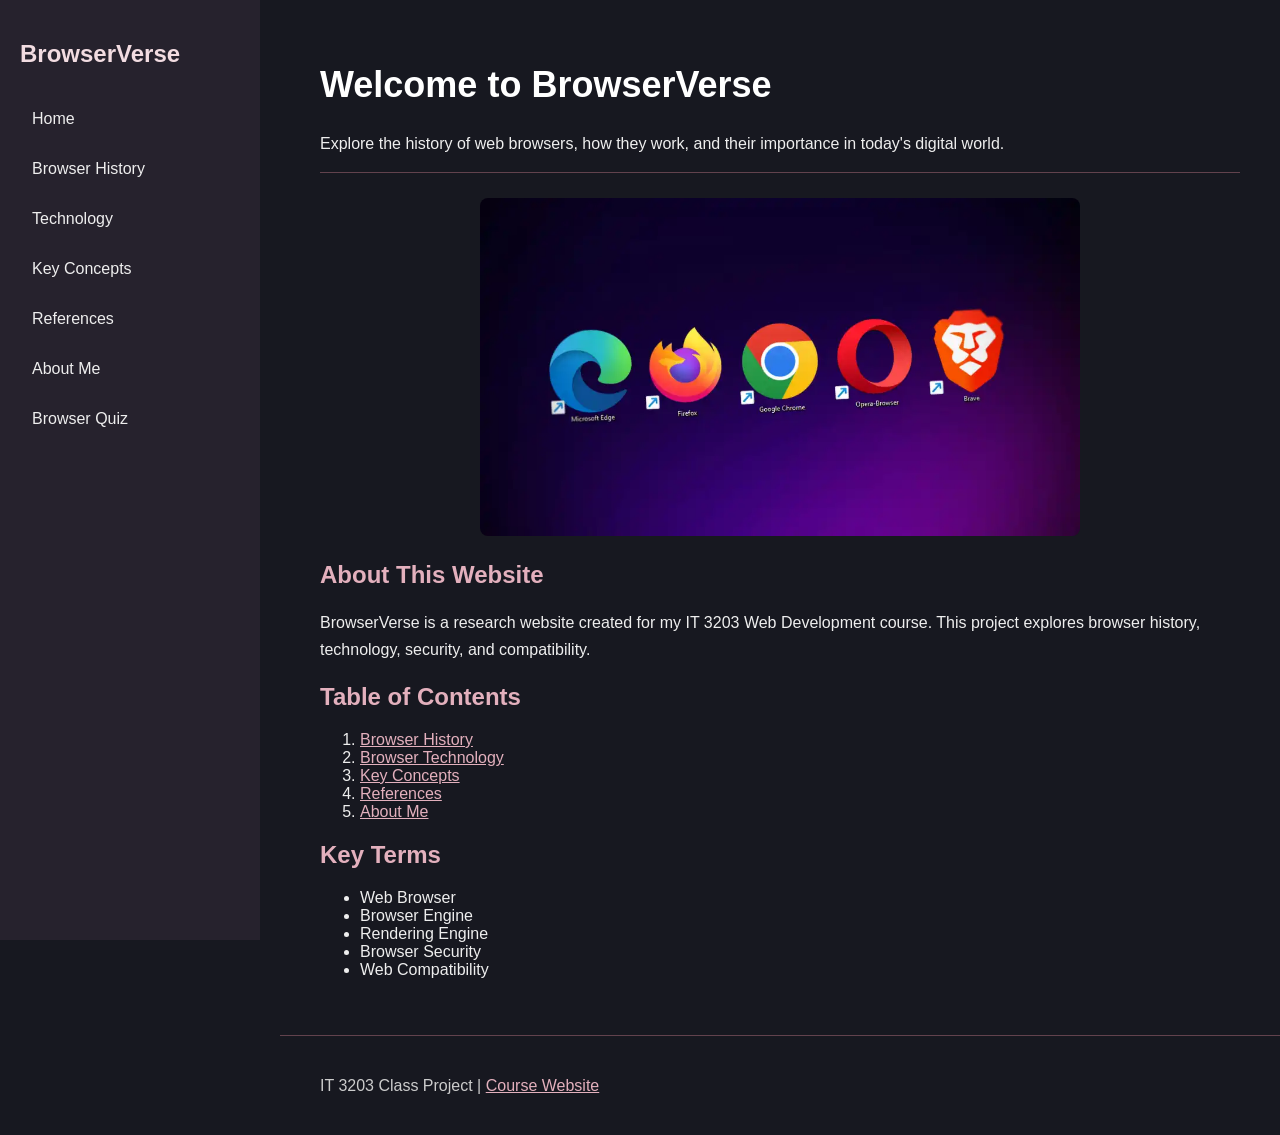
<file: index.html>
<!DOCTYPE html>
<html lang="en">

<head>
    <meta charset="UTF-8">
    <meta name="viewport" content="width=device-width, initial-scale=1.0">
    <title>BrowserVerse | Home</title>
    <link rel="stylesheet" href="style.css">
</head>

<body>

    <!-- Website sidebar -->
    <nav class="sidebar">
        <h2>BrowserVerse</h2>

        <a href="index.html">Home</a>
        <a href="history.html">Browser History</a>
        <a href="technology.html">Technology</a>
        <a href="concepts.html">Key Concepts</a>
        <a href="references.html">References</a>
        <a href="about.html">About Me</a>
        <a href="quiz.html">Browser Quiz</a>
    </nav>

    <!-- Main website content -->
    <main class="content">

        <h1>Welcome to BrowserVerse</h1>

        <p id="intro">
            Explore the history of web browsers, how they work,
            and their importance in today's digital world.
        </p>

<!-- Homepage browser image -->
<img src="images/browershomepageimagepng.webp" alt="Web browser logos" class="homepage-image">

        <h2>About This Website</h2>

        <p>
            BrowserVerse is a research website created for my
            IT 3203 Web Development course. This project explores
            browser history, technology, security, and compatibility.
        </p>

<!-- Website table of contents -->
<section>
    <h2>Table of Contents</h2>

    <ol>
        <li><a href="history.html">Browser History</a></li>
        <li><a href="technology.html">Browser Technology</a></li>
        <li><a href="concepts.html">Key Concepts</a></li>
        <li><a href="references.html">References</a></li>
        <li><a href="about.html">About Me</a></li>
    </ol>
</section>

<!-- Important browser terms -->
<section>
    <h2>Key Terms</h2>

    <ul>
        <li>Web Browser</li>
        <li>Browser Engine</li>
        <li>Rendering Engine</li>
        <li>Browser Security</li>
        <li>Web Compatibility</li>
    </ul>
</section>

    </main>

    <!-- Class project information -->
    <footer>
        <p>
            IT 3203 Class Project |
            <a href="https://ksuweb.github.io/IT3203/">
                Course Website
            </a>
        </p>
    </footer>

</body>
</html>
</file>
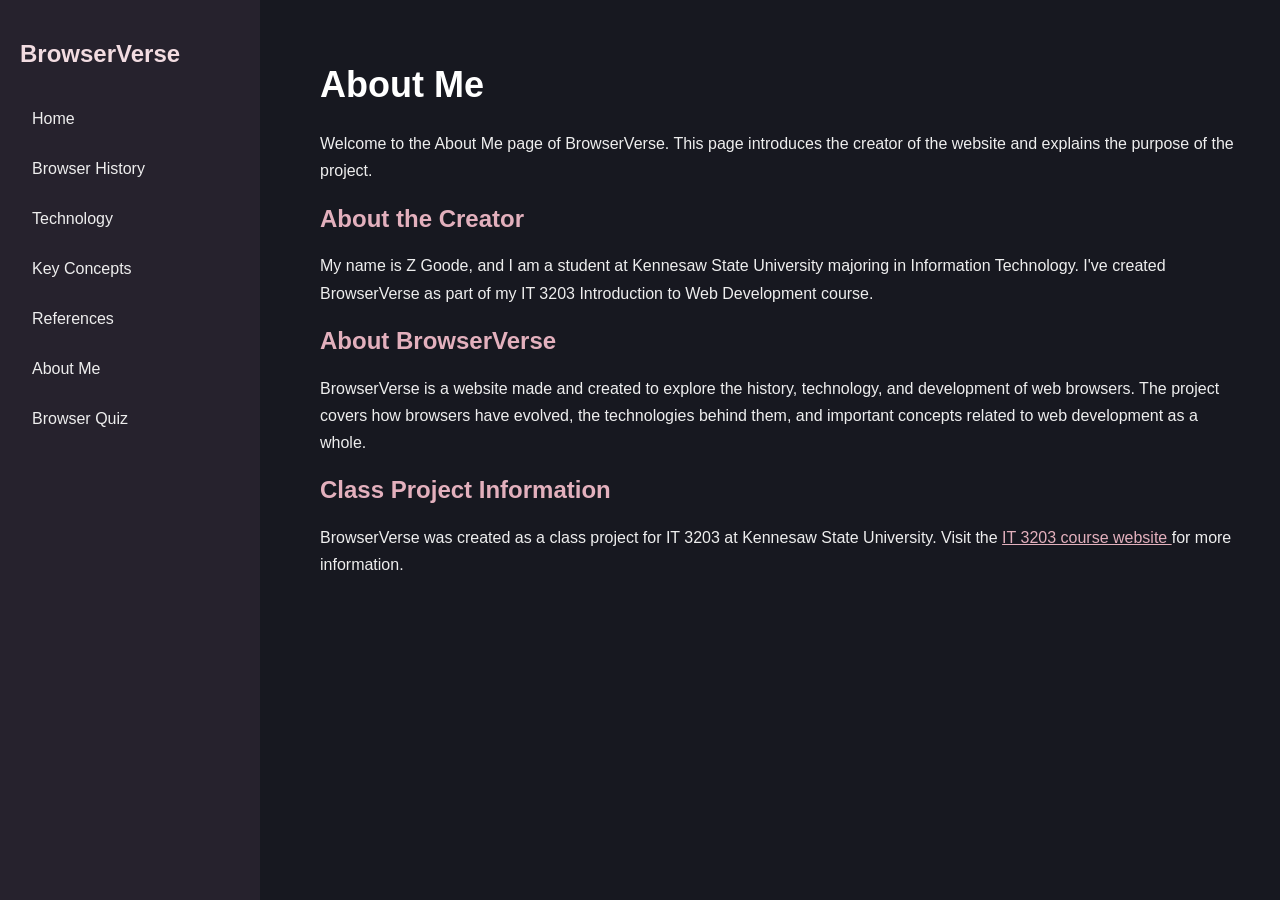
<file: about.html>
<!DOCTYPE html>
<html lang="en">
<head>
    <meta charset="UTF-8">
    <meta name="viewport" content="width=device-width, initial-scale=1.0">
    <title>About Me | BrowserVerse</title>
    <link rel="stylesheet" href="style.css">
</head>

<body>

<!-- Sidebar navigation -->
<nav class="sidebar">
    <h2>BrowserVerse</h2>

    <a href="index.html">Home</a>
    <a href="history.html">Browser History</a>
    <a href="technology.html">Technology</a>
    <a href="concepts.html">Key Concepts</a>
    <a href="references.html">References</a>
    <a href="about.html">About Me</a>
    <a href="quiz.html">Browser Quiz</a>
</nav>

<!-- Main content -->
<main class="content">
    <h1>About Me</h1>

    <p>
        Welcome to the About Me page of BrowserVerse.
        This page introduces the creator of the website
        and explains the purpose of the project.
    </p>

<!-- Personal introduction -->
<section>
    <h2>About the Creator</h2>

    <p>
        My name is Z Goode, and I am a student at
        Kennesaw State University majoring in Information Technology.
        I've created BrowserVerse as part of my
        IT 3203 Introduction to Web Development course.
    </p>
</section>

<!-- Project information -->
<section>
    <h2>About BrowserVerse</h2>

    <p>
        BrowserVerse is a website made and created to explore the
        history, technology, and development of web browsers.
        The project covers how browsers have evolved,
        the technologies behind them, and important
        concepts related to web development as a whole.
    </p>
</section>

<!-- Class project information -->
<section>
    <h2>Class Project Information</h2>

    <p>
        BrowserVerse was created as a class project for
        IT 3203 at Kennesaw State University.
        Visit the
        <a href="https://ksuweb.github.io/IT3203/">
            IT 3203 course website
        </a>
        for more information.
    </p>
</section>

</main>

</body>
</html>
</file>
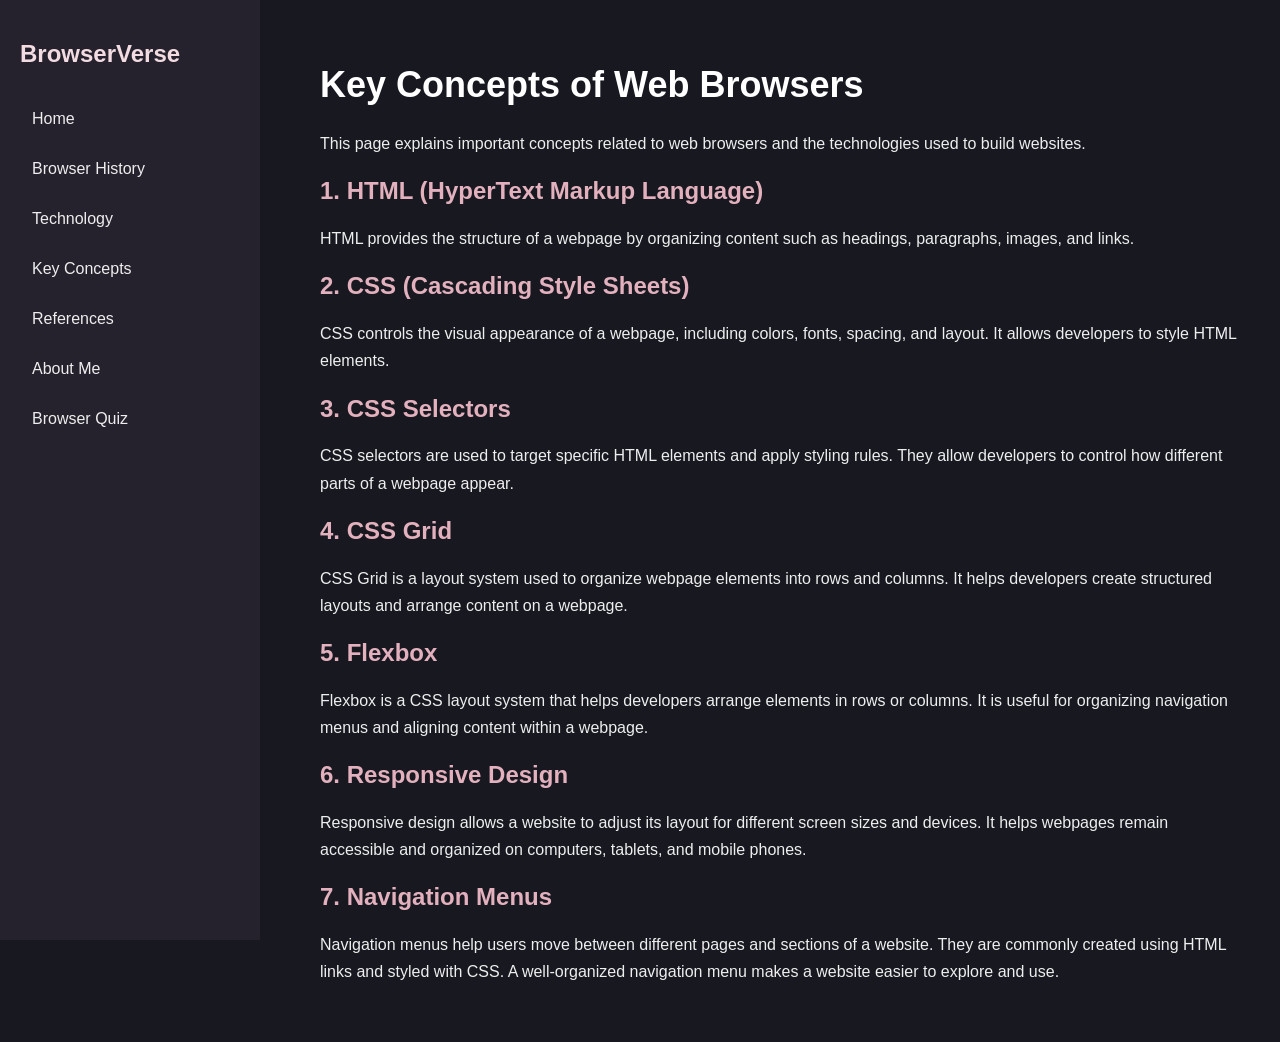
<file: concepts.html>
<!DOCTYPE html>
<html lang="en">
<head>
    <meta charset="UTF-8">
    <meta name="viewport" content="width=device-width, initial-scale=1.0">
    <title>Key Concepts | BrowserVerse</title>
    <link rel="stylesheet" href="style.css">
</head>

<body>
<!-- Sidebar navigation -->
<nav class="sidebar">
    <h2>BrowserVerse</h2>

    <a href="index.html">Home</a>
    <a href="history.html">Browser History</a>
    <a href="technology.html">Technology</a>
    <a href="concepts.html">Key Concepts</a>
    <a href="references.html">References</a>
    <a href="about.html">About Me</a>
    <a href="quiz.html">Browser Quiz</a>
</nav>
  <!-- Main content -->
<main class="content">
    <h1>Key Concepts of Web Browsers</h1>

    <p>
        This page explains important concepts related to web
        browsers and the technologies used to build websites.
    </p>
<!-- Key concept 1 -->
<section>
    <h2>1. HTML (HyperText Markup Language)</h2>

    <p>
        HTML provides the structure of a webpage by organizing
        content such as headings, paragraphs, images, and links.
    </p>
</section>
  <!-- Key concept 2 -->
<section>
    <h2>2. CSS (Cascading Style Sheets)</h2>

    <p>
        CSS controls the visual appearance of a webpage,
        including colors, fonts, spacing, and layout.
        It allows developers to style HTML elements.
    </p>
</section>
  <!-- Key concept 3 -->
<section>
    <h2>3. CSS Selectors</h2>

    <p>
        CSS selectors are used to target specific HTML
        elements and apply styling rules. They allow
        developers to control how different parts of
        a webpage appear.
    </p>
</section>
  <!-- Key concept 4 -->
<section>
    <h2>4. CSS Grid</h2>

    <p>
        CSS Grid is a layout system used to organize
        webpage elements into rows and columns.
        It helps developers create structured layouts
        and arrange content on a webpage.
    </p>
</section>
  <!-- Key concept 5 -->
<section>
    <h2>5. Flexbox</h2>

    <p>
        Flexbox is a CSS layout system that helps developers
        arrange elements in rows or columns. It is useful
        for organizing navigation menus and aligning
        content within a webpage.
    </p>
</section>
  <!-- Key concept 6 -->
<section>
    <h2>6. Responsive Design</h2>

    <p>
        Responsive design allows a website to adjust its
        layout for different screen sizes and devices.
        It helps webpages remain accessible and organized
        on computers, tablets, and mobile phones.
    </p>
</section>
  <!-- Key concept 7 -->
<section>
    <h2>7. Navigation Menus</h2>

    <p>
        Navigation menus help users move between different
        pages and sections of a website. They are commonly
        created using HTML links and styled with CSS.
        A well-organized navigation menu makes a website
        easier to explore and use.
    </p>
</section>
</main>
</body>
</html>
</file>
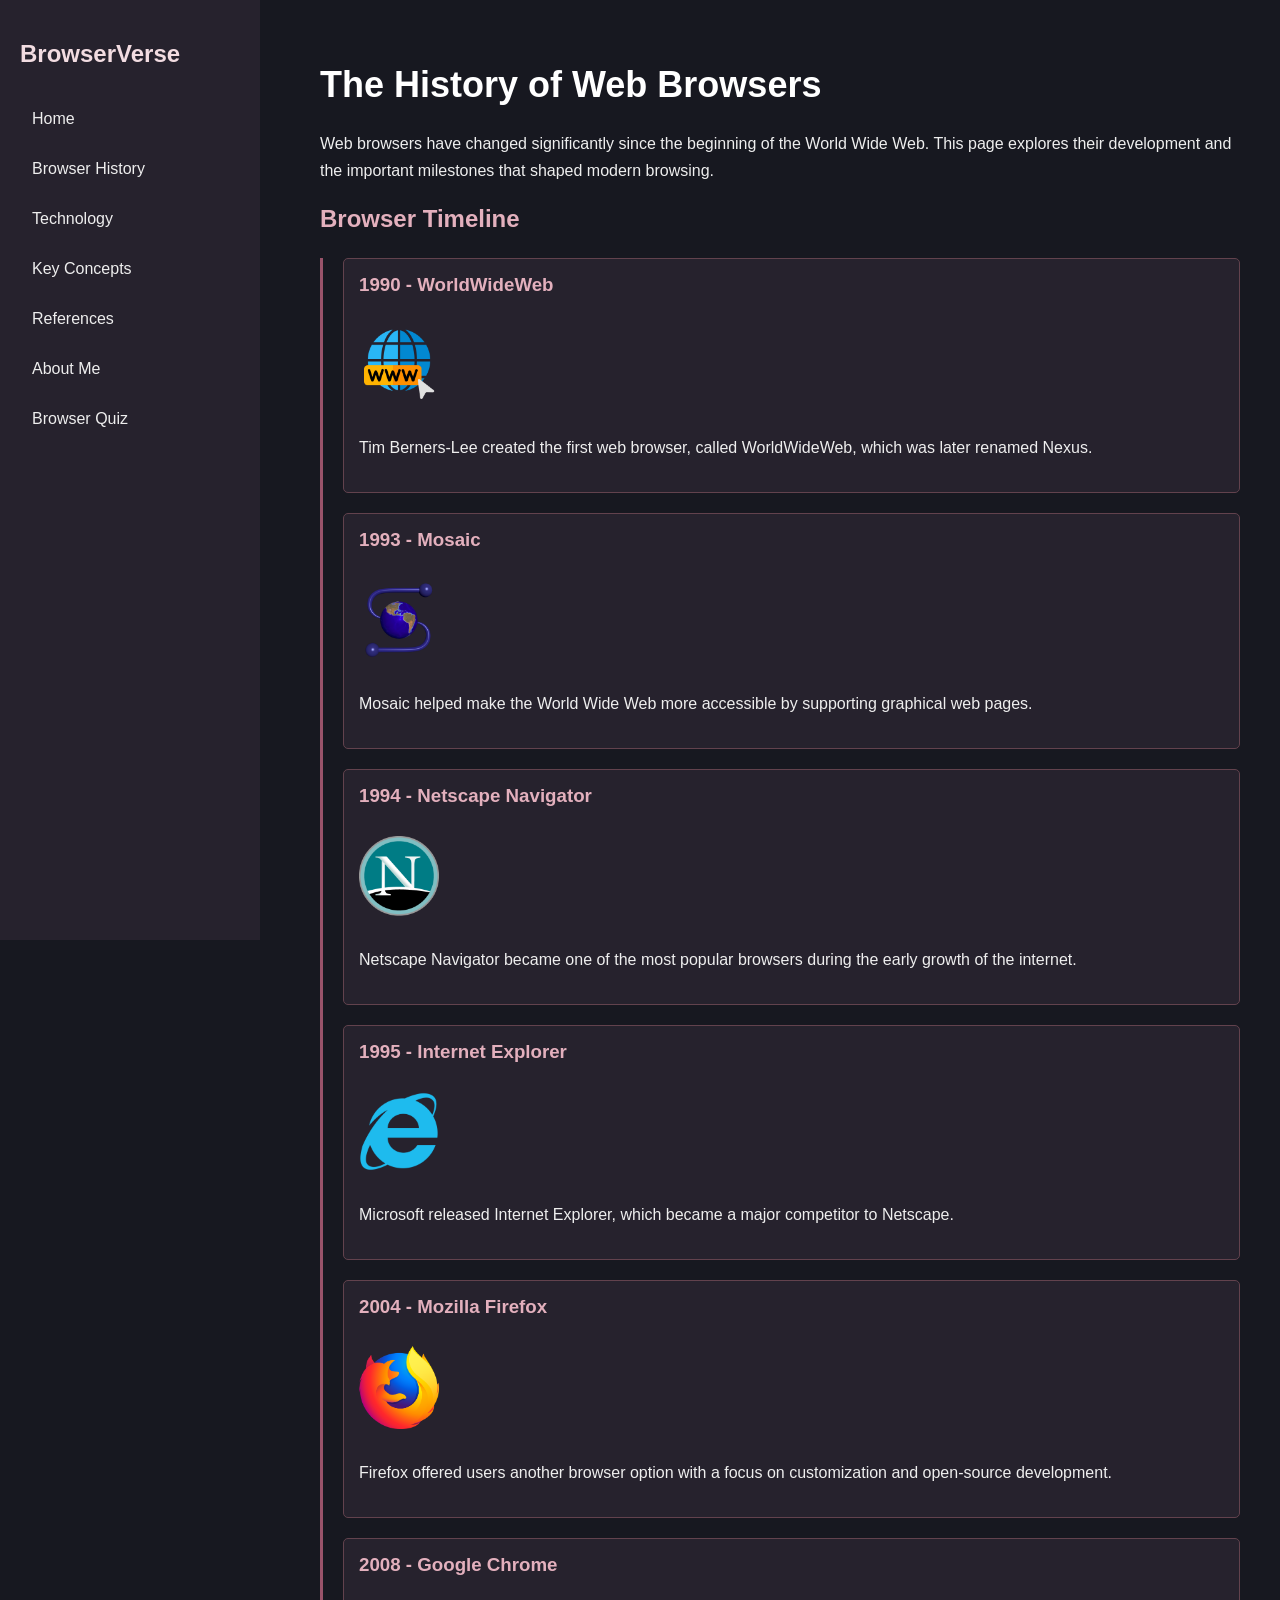
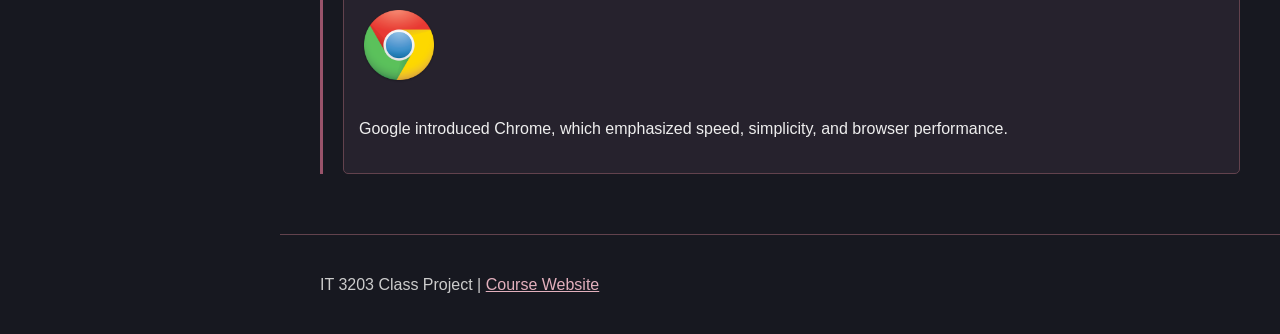
<file: history.html>
<!DOCTYPE html>
<html lang="en">

<head>
    <meta charset="UTF-8">
    <meta name="viewport" content="width=device-width, initial-scale=1.0">
    <title>BrowserVerse | Browser History</title>
    <link rel="stylesheet" href="style.css">
</head>

<body>

    <!-- Sidebar navigation -->
    <nav class="sidebar">
        <h2>BrowserVerse</h2>

        <a href="index.html">Home</a>
        <a href="history.html">Browser History</a>
        <a href="technology.html">Technology</a>
        <a href="concepts.html">Key Concepts</a>
        <a href="references.html">References</a>
        <a href="about.html">About Me</a>
        <a href="quiz.html">Browser Quiz</a>
    </nav>

    <!-- Main content -->
    <main class="content">

        <h1>The History of Web Browsers</h1>

        <p>
            Web browsers have changed significantly since the
            beginning of the World Wide Web. This page explores
            their development and the important milestones
            that shaped modern browsing.
        </p>

        <h2>Browser Timeline</h2>

        
<!-- Important events in browser history -->
<div class="timeline">

    <div class="timeline-item">
        <h3>1990 - WorldWideWeb</h3>
        <img src="images/wordwideweblogoig.png"
     alt="WorldWideWeb browser logo"
     class="browser-logo">
        <p>
            Tim Berners-Lee created the first web browser,
            called WorldWideWeb, which was later renamed Nexus.
        </p>
    </div>

    <div class="timeline-item">
        <h3>1993 - Mosaic</h3>
        <img src="images/mosaiclogopng.png"
     alt="Mosaic web browser logo"
     class="browser-logo">
        <p>
            Mosaic helped make the World Wide Web more
            accessible by supporting graphical web pages.
        </p>
    </div>

        <div class="timeline-item">
    <h3>1994 - Netscape Navigator</h3>

    <img src="images/Netscapelogopng.png"
         alt="Netscape Navigator browser logo"
         class="browser-logo">

    <p>
        Netscape Navigator became one of the most
        popular browsers during the early growth
        of the internet.
    </p>
</div>

    <div class="timeline-item">
        <h3>1995 - Internet Explorer</h3>
        <img src="images/internetexplorerpng.webp"
     alt="Internet Explorer browser logo"
     class="browser-logo">
        <p>
            Microsoft released Internet Explorer, which
            became a major competitor to Netscape.
        </p>
    </div>

    <div class="timeline-item">
        <h3>2004 - Mozilla Firefox</h3>
        
<img src="images/firefoxpng.png"
     alt="Mozilla Firefox browser logo"
     class="browser-logo">

        <p>
            Firefox offered users another browser option
            with a focus on customization and open-source
            development.
        </p>
    </div>

    <div class="timeline-item">
        <h3>2008 - Google Chrome</h3>
        
<img src="images/beterchromepng.png" 
     alt="Google Chrome browser logo"
     class="browser-logo">
        <p>
            Google introduced Chrome, which emphasized
            speed, simplicity, and browser performance.
        </p>
    </div>

</div>


    </main>

    <footer>
        <p>
            IT 3203 Class Project |
            <a href="https://ksuweb.github.io/IT3203/">
                Course Website
            </a>
        </p>
    </footer>

</body>
</html>
</file>
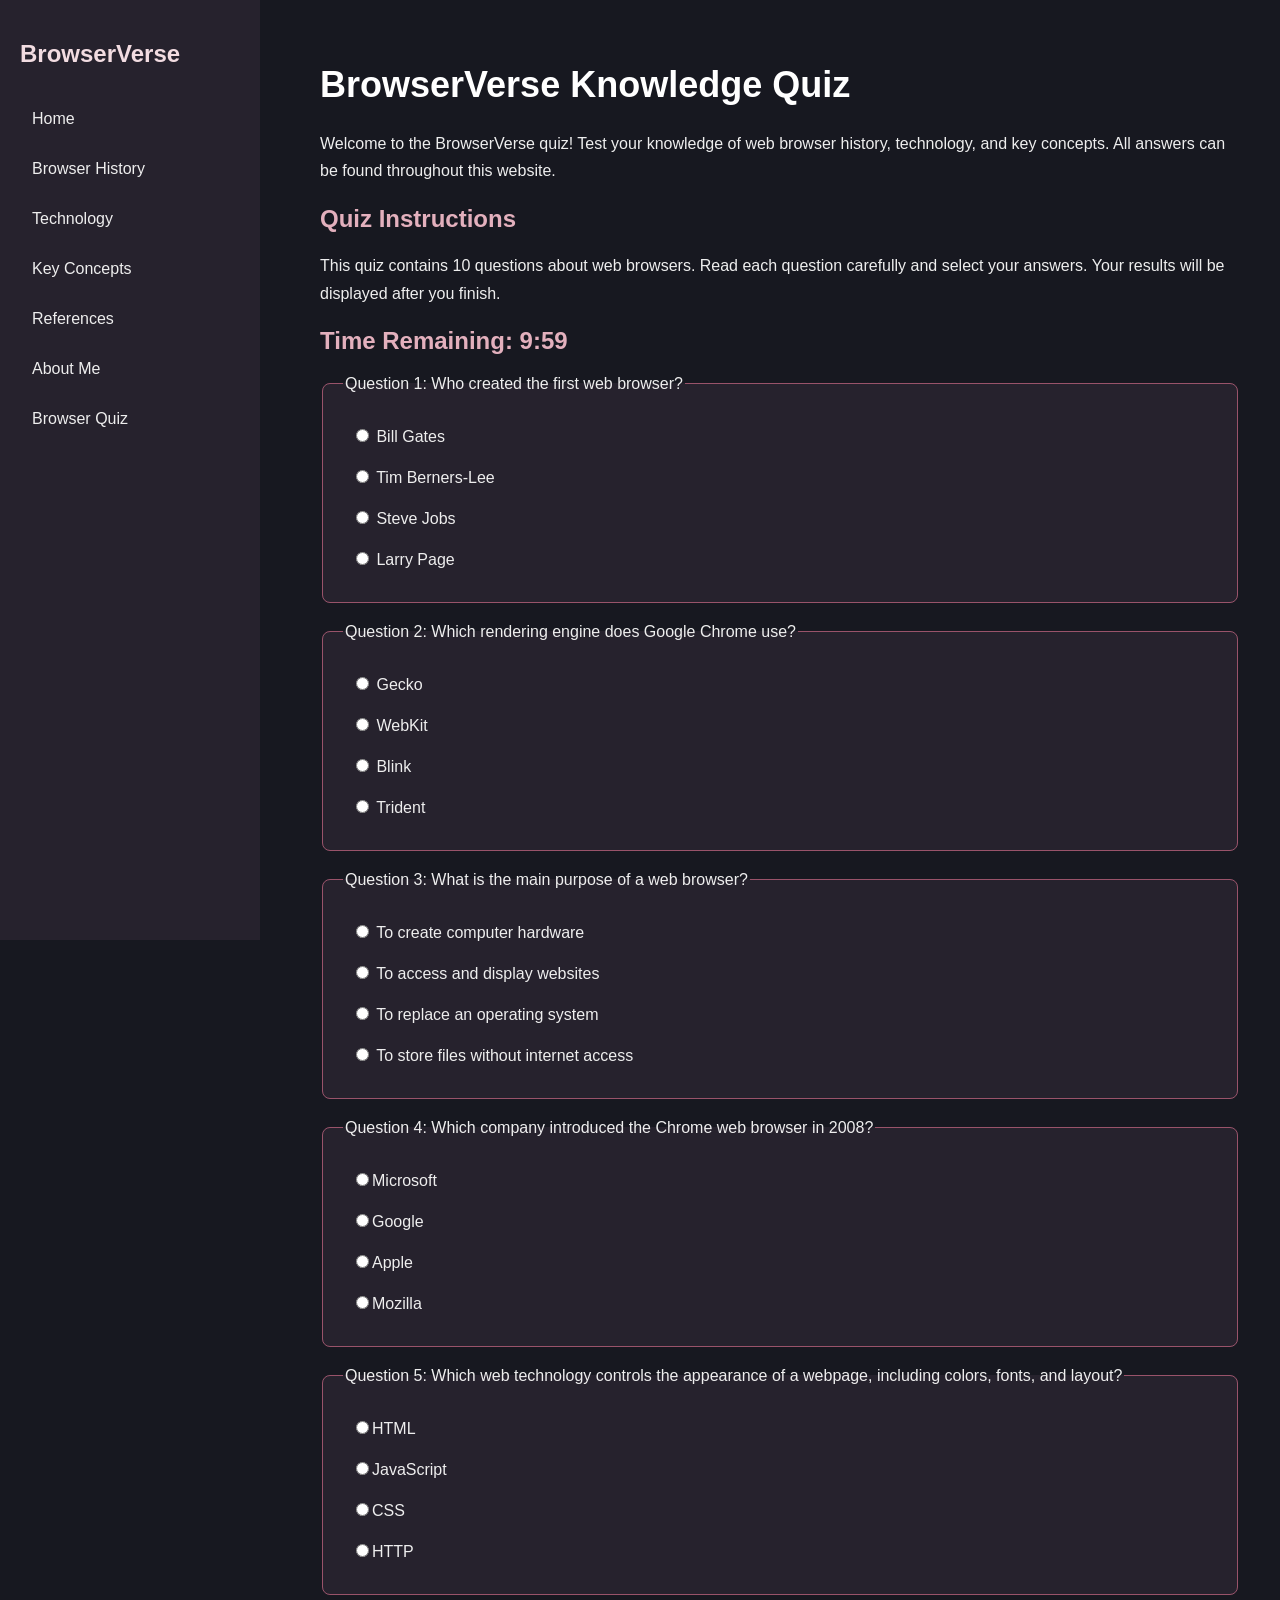
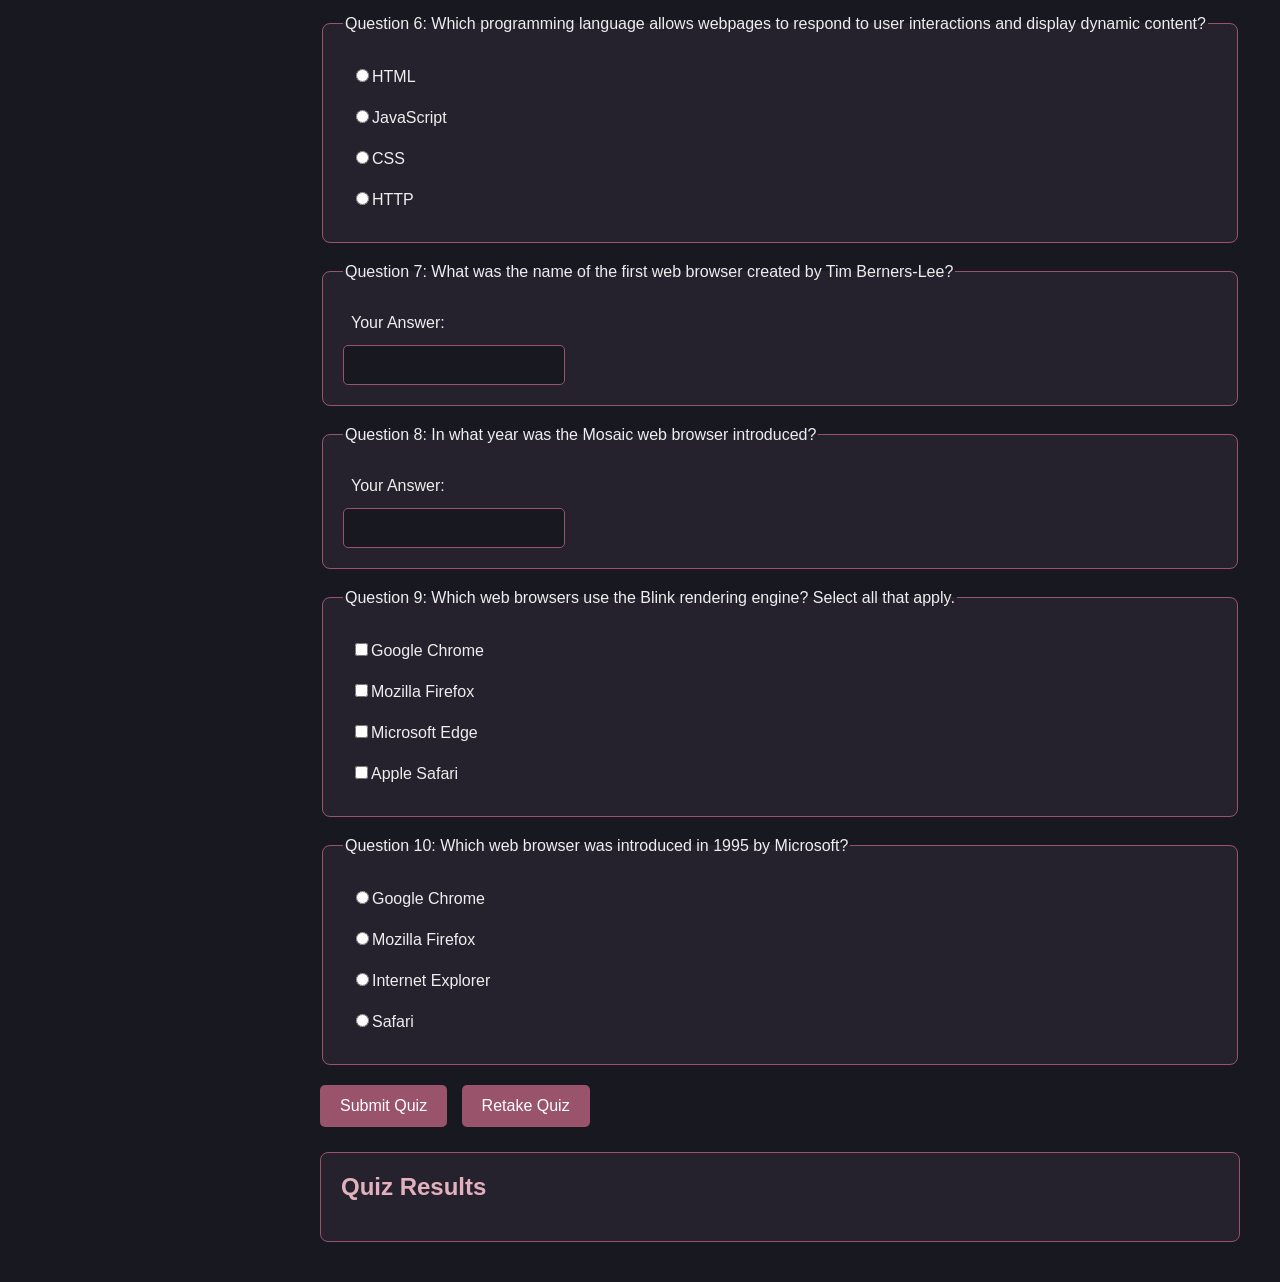
<file: quiz.html>
<!DOCTYPE html>
<html lang="en">
<head>
    <meta charset="UTF-8">
    <meta name="viewport" content="width=device-width, initial-scale=1.0">
    <title>Browser Quiz | BrowserVerse</title>
    <link rel="stylesheet" href="style.css">
</head>

<body>

<!-- Sidebar navigation -->
<nav class="sidebar">
    <h2>BrowserVerse</h2>

    <a href="index.html">Home</a>
    <a href="history.html">Browser History</a>
    <a href="technology.html">Technology</a>
    <a href="concepts.html">Key Concepts</a>
    <a href="references.html">References</a>
    <a href="about.html">About Me</a>
    <a href="quiz.html">Browser Quiz</a>
</nav>

<!-- Main quiz content -->
<main class="content">
    <h1>BrowserVerse Knowledge Quiz</h1>

    <p>
        Welcome to the BrowserVerse quiz!
        Test your knowledge of web browser history,
        technology, and key concepts.
        All answers can be found throughout this website.
    </p>

    <h2>Quiz Instructions</h2>

    <p>
        This quiz contains 10 questions about web browsers.
        Read each question carefully and select your answers.
        Your results will be displayed after you finish.
    </p>

<!-- BrowserVerse quiz build -->
    
<!-- Quiz countdown timer -->
<div class="quiz-timer">
    <h2>Time Remaining: <span id="timer">10:00</span></h2>
</div>

<form id="browserQuiz">


<!-- Question 1: Browser history -->
<fieldset>
    <legend>Question 1: Who created the first web browser?</legend>

    <label>
        <input type="radio" name="q1" value="a">
        Bill Gates
    </label>

    <label>
        <input type="radio" name="q1" value="b">
        Tim Berners-Lee
    </label>

    <label>
        <input type="radio" name="q1" value="c">
        Steve Jobs
    </label>

    <label>
        <input type="radio" name="q1" value="d">
        Larry Page
    </label>
</fieldset>

<!-- Question 2: Rendering engines -->
<fieldset>
    <legend>Question 2: Which rendering engine does Google Chrome use?</legend>

    <label>
        <input type="radio" name="q2" value="a">
        Gecko
    </label>

    <label>
        <input type="radio" name="q2" value="b">
        WebKit
    </label>

    <label>
        <input type="radio" name="q2" value="c">
        Blink
    </label>

    <label>
        <input type="radio" name="q2" value="d">
        Trident
    </label>
</fieldset>

<!-- Question 3: Browser purpose -->
<fieldset>
    <legend>Question 3: What is the main purpose of a web browser?</legend>

    <label>
        <input type="radio" name="q3" value="a">
        To create computer hardware
    </label>

    <label>
        <input type="radio" name="q3" value="b">
        To access and display websites
    </label>

    <label>
        <input type="radio" name="q3" value="c">
        To replace an operating system
    </label>

    <label>
        <input type="radio" name="q3" value="d">
        To store files without internet access
    </label>
</fieldset>

<!-- Question 4: Browser history -->
<fieldset>
    <legend>Question 4: Which company introduced the Chrome web browser in 2008?</legend>

    <label><input type="radio" name="q4" value="a">Microsoft</label>
    <label><input type="radio" name="q4" value="b">Google</label>
    <label><input type="radio" name="q4" value="c">Apple</label>
    <label><input type="radio" name="q4" value="d">Mozilla</label>
</fieldset>

<!-- Question 5: Web technologies -->
<fieldset>
    <legend>Question 5: Which web technology controls the appearance of a webpage, including colors, fonts, and layout?</legend>

    <label><input type="radio" name="q5" value="a">HTML</label>
    <label><input type="radio" name="q5" value="b">JavaScript</label>
    <label><input type="radio" name="q5" value="c">CSS</label>
    <label><input type="radio" name="q5" value="d">HTTP</label>
</fieldset>

<!-- Question 6: Web technologies -->
<fieldset>
    <legend>Question 6: Which programming language allows webpages to respond to user interactions and display dynamic content?</legend>

    <label><input type="radio" name="q6" value="a">HTML</label>
    <label><input type="radio" name="q6" value="b">JavaScript</label>
    <label><input type="radio" name="q6" value="c">CSS</label>
    <label><input type="radio" name="q6" value="d">HTTP</label>
</fieldset>

<!-- Question 7: Browser history -->
<fieldset>
    <legend>Question 7: What was the name of the first web browser created by Tim Berners-Lee?</legend>

    <label for="q7">Your Answer:</label>
    <input type="text" id="q7" name="q7">

</fieldset>

<!-- Question 8: Browser history -->
<fieldset>
    <legend>Question 8: In what year was the Mosaic web browser introduced?</legend>

    <label for="q8">Your Answer:</label>
    <input type="text" id="q8" name="q8">

</fieldset>

<!-- Question 9: Rendering engines -->
<fieldset>
    <legend>Question 9: Which web browsers use the Blink rendering engine? Select all that apply.</legend>

    <label><input type="checkbox" name="q9" value="a">Google Chrome</label>
    <label><input type="checkbox" name="q9" value="b">Mozilla Firefox</label>
    <label><input type="checkbox" name="q9" value="c">Microsoft Edge</label>
    <label><input type="checkbox" name="q9" value="d">Apple Safari</label>
</fieldset>

<!-- Question 10: Browser history -->
<fieldset>
    <legend>Question 10: Which web browser was introduced in 1995 by Microsoft?</legend>

    <label><input type="radio" name="q10" value="a">Google Chrome</label>
    <label><input type="radio" name="q10" value="b">Mozilla Firefox</label>
    <label><input type="radio" name="q10" value="c">Internet Explorer</label>
    <label><input type="radio" name="q10" value="d">Safari</label>
</fieldset>

<!-- Quiz method -->
<div class="quiz-buttons">
    <button type="submit">Submit Quiz</button>
    <button type="button" id="resetQuiz">Retake Quiz</button>
</div>

</form>

<!-- Quiz results -->
<section id="quizResults" aria-live="polite">
    <h2>Quiz Results</h2>
    <div id="resultDetails"></div>
</section>

</main>

<!-- JavaScript for quiz functionality -->
<script src="quiz.js"></script>

</body>
</html>
</file>
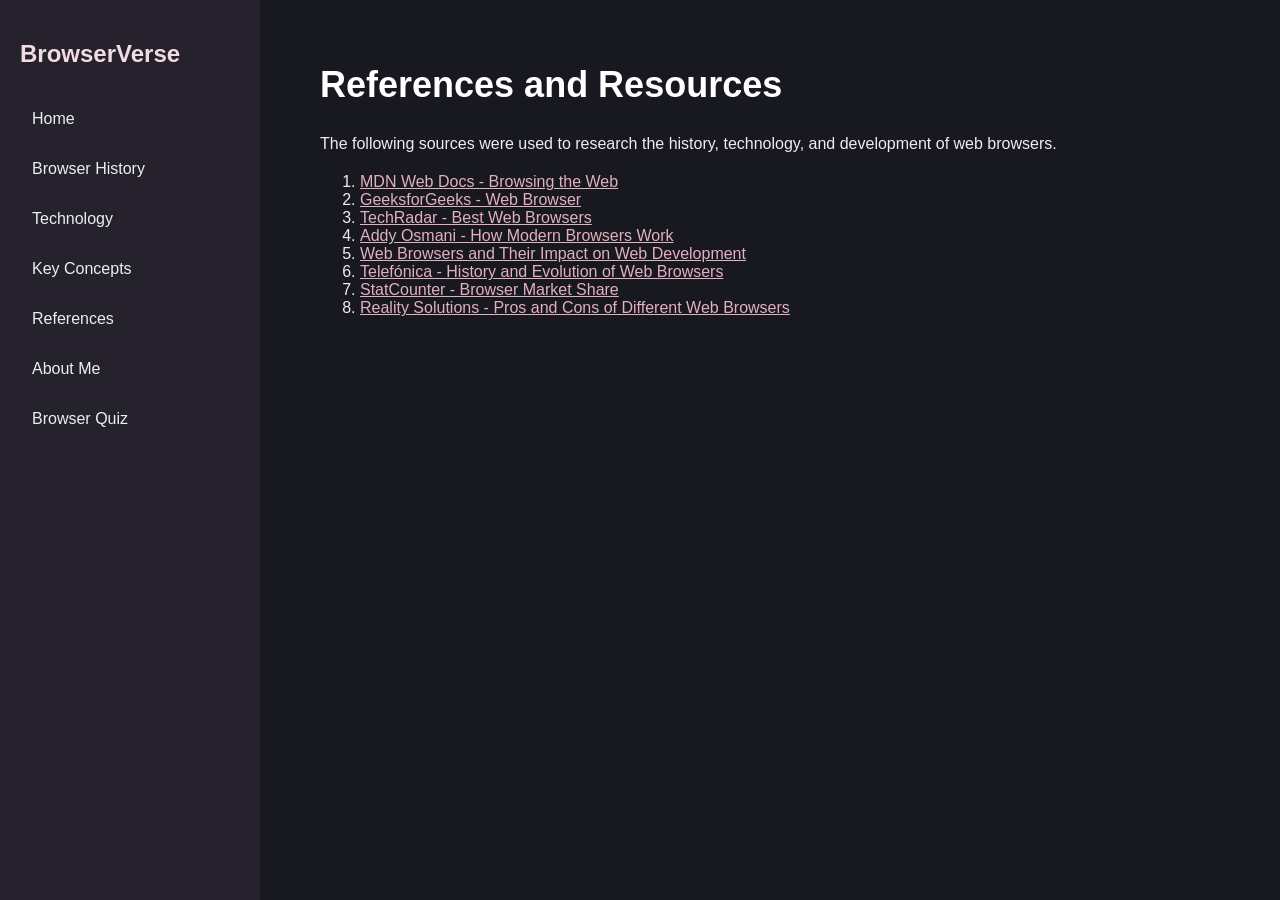
<file: references.html>
<!DOCTYPE html>
<html lang="en">
<head>
    <meta charset="UTF-8">
    <meta name="viewport" content="width=device-width, initial-scale=1.0">
    <title>References | BrowserVerse</title>
    <link rel="stylesheet" href="style.css">
</head>

<body>

<!-- Sidebar navigation -->
<nav class="sidebar">
    <h2>BrowserVerse</h2>

    <a href="index.html">Home</a>
    <a href="history.html">Browser History</a>
    <a href="technology.html">Technology</a>
    <a href="concepts.html">Key Concepts</a>
    <a href="references.html">References</a>
    <a href="about.html">About Me</a>
    <a href="quiz.html">Browser Quiz</a>
</nav>

<!-- Main content -->
<main class="content">
    <h1>References and Resources</h1>

    <p>
        The following sources were used to research the history,
        technology, and development of web browsers.
    </p>

<!-- Research references -->
<ol>
    <li>
        <a href="https://developer.mozilla.org/en-US/docs/Learn_web_development/Getting_started/Environment_setup/Browsing_the_web">
            MDN Web Docs - Browsing the Web
        </a>
    </li>
  
<li>
    <a href="https://www.geeksforgeeks.org/computer-networks/web-browser/">
        GeeksforGeeks - Web Browser
    </a>
</li>
  
<li>
    <a href="https://www.techradar.com/best/browser">
        TechRadar - Best Web Browsers
    </a>
</li>

<li>
    <a href="https://medium.com/@addyosmani/how-modern-browsers-work-7e1cc7337fff">
        Addy Osmani - How Modern Browsers Work
    </a>
</li>

<li>
    <a href="https://medium.com/@kirushikanketheeswaran/web-browsers-and-their-impact-on-web-development-5469c7f8291f">
        Web Browsers and Their Impact on Web Development
    </a>
</li>

<li>
    <a href="https://www.telefonica.com/en/communication-room/blog/history-evolution-web-browsers/">
        Telefónica - History and Evolution of Web Browsers
    </a>
</li>

<li>
    <a href="https://gs.statcounter.com/browser-market-share">
        StatCounter - Browser Market Share
    </a>
</li>

<li>
    <a href="https://realitysolutions.co.uk/latest-news/pros-cons-different-web-browsers/">
        Reality Solutions - Pros and Cons of Different Web Browsers
    </a>
</li>


</ol>

</main>

</body>
</html>
</file>
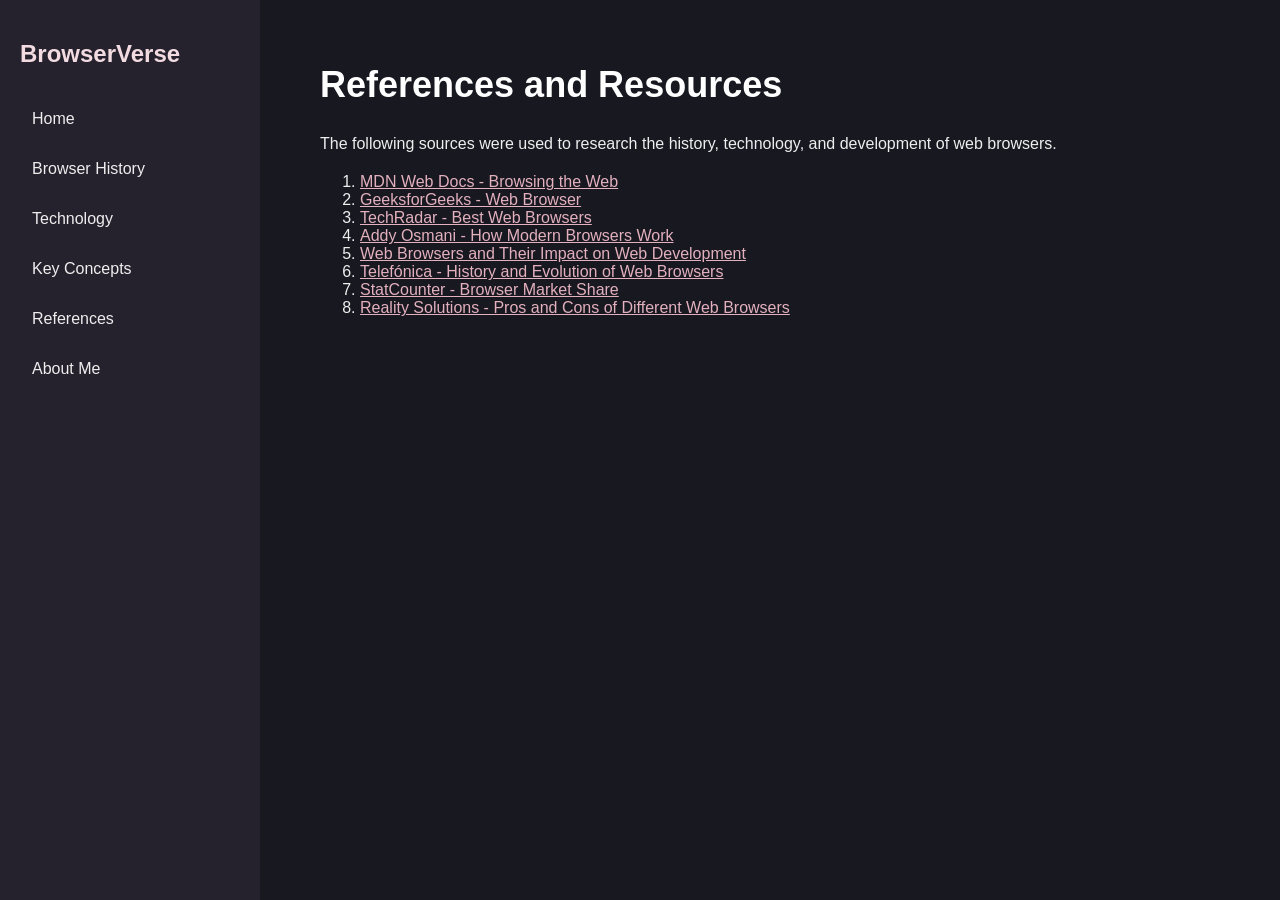
<file: refrences.html>
<!DOCTYPE html>
<html lang="en">
<head>
    <meta charset="UTF-8">
    <meta name="viewport" content="width=device-width, initial-scale=1.0">
    <title>References | BrowserVerse</title>
    <link rel="stylesheet" href="style.css">
</head>

<body>

<!-- Sidebar navigation -->
<nav class="sidebar">
    <h2>BrowserVerse</h2>

    <a href="index.html">Home</a>
    <a href="history.html">Browser History</a>
    <a href="technology.html">Technology</a>
    <a href="concepts.html">Key Concepts</a>
    <a href="references.html">References</a>
    <a href="about.html">About Me</a>
</nav>

<!-- Main content -->
<main class="content">
    <h1>References and Resources</h1>

    <p>
        The following sources were used to research the history,
        technology, and development of web browsers.
    </p>

<!-- Research references -->
<ol>
    <li>
        <a href="https://developer.mozilla.org/en-US/docs/Learn_web_development/Getting_started/Environment_setup/Browsing_the_web">
            MDN Web Docs - Browsing the Web
        </a>
    </li>
  
<li>
    <a href="https://www.geeksforgeeks.org/computer-networks/web-browser/">
        GeeksforGeeks - Web Browser
    </a>
</li>
  
<li>
    <a href="https://www.techradar.com/best/browser">
        TechRadar - Best Web Browsers
    </a>
</li>

<li>
    <a href="https://medium.com/@addyosmani/how-modern-browsers-work-7e1cc7337fff">
        Addy Osmani - How Modern Browsers Work
    </a>
</li>

<li>
    <a href="https://medium.com/@kirushikanketheeswaran/web-browsers-and-their-impact-on-web-development-5469c7f8291f">
        Web Browsers and Their Impact on Web Development
    </a>
</li>

<li>
    <a href="https://www.telefonica.com/en/communication-room/blog/history-evolution-web-browsers/">
        Telefónica - History and Evolution of Web Browsers
    </a>
</li>

<li>
    <a href="https://gs.statcounter.com/browser-market-share">
        StatCounter - Browser Market Share
    </a>
</li>

<li>
    <a href="https://realitysolutions.co.uk/latest-news/pros-cons-different-web-browsers/">
        Reality Solutions - Pros and Cons of Different Web Browsers
    </a>
</li>


</ol>

</main>

</body>
</html>
</file>
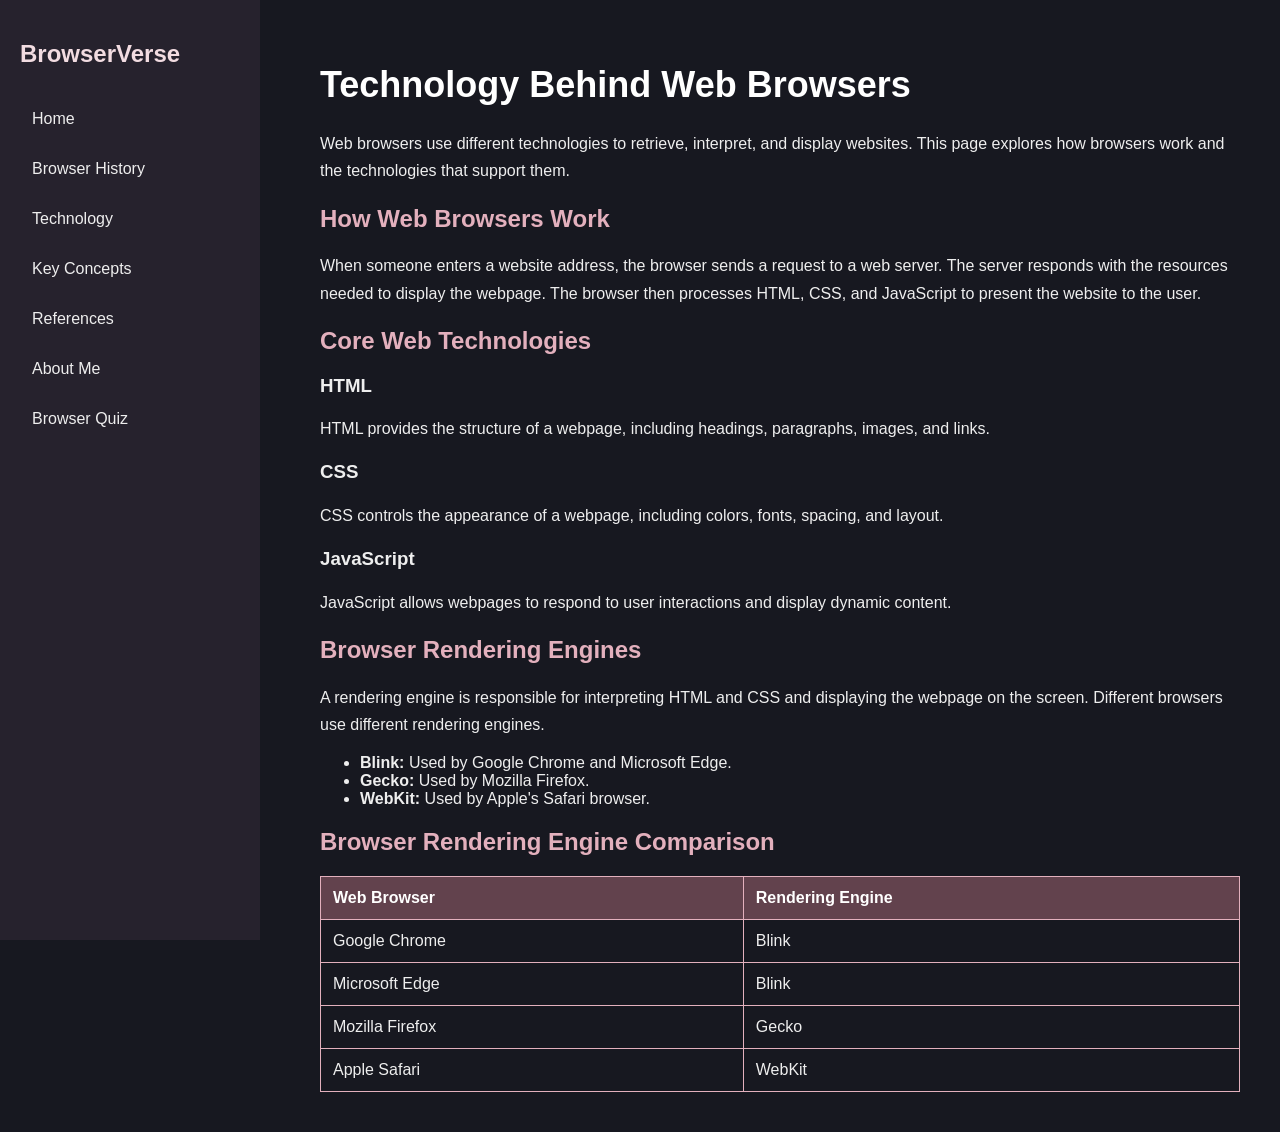
<file: technology.html>
<!DOCTYPE html>
<html lang="en">
<head>
    <meta charset="UTF-8">
    <meta name="viewport" content="width=device-width, initial-scale=1.0">
    <title>Browser Technology | BrowserVerse</title>
    <link rel="stylesheet" href="style.css">
</head>

<body>
<!-- Sidebar navigation -->
    <nav class="sidebar">
        <h2>BrowserVerse</h2>

        <a href="index.html">Home</a>
        <a href="history.html">Browser History</a>
        <a href="technology.html">Technology</a>
        <a href="concepts.html">Key Concepts</a>
        <a href="references.html">References</a>
        <a href="about.html">About Me</a>
        <a href="quiz.html">Browser Quiz</a>
    </nav>

    <!-- Main content -->
<main class="content">
    <h1>Technology Behind Web Browsers</h1>

    <p>
        Web browsers use different technologies to retrieve,
        interpret, and display websites. This page explores
        how browsers work and the technologies that support them.
    </p>

    <!-- How browsers work -->
<section>
    <h2>How Web Browsers Work</h2>

    <p>
        When someone enters a website address, the browser
        sends a request to a web server. The server responds
        with the resources needed to display the webpage.
        The browser then processes HTML, CSS, and JavaScript
        to present the website to the user.
    </p>
</section>

    <!-- Core web technologies -->
<section>
    <h2>Core Web Technologies</h2>

    <h3>HTML</h3>
    <p>
        HTML provides the structure of a webpage,
        including headings, paragraphs, images, and links.
    </p>

    <h3>CSS</h3>
    <p>
        CSS controls the appearance of a webpage,
        including colors, fonts, spacing, and layout.
    </p>

    <h3>JavaScript</h3>
    <p>
        JavaScript allows webpages to respond to user
        interactions and display dynamic content.
    </p>
</section>

    <!-- Browser rendering engines -->
<section>
    <h2>Browser Rendering Engines</h2>

    <p>
        A rendering engine is responsible for interpreting
        HTML and CSS and displaying the webpage on the screen.
        Different browsers use different rendering engines.
    </p>

    <ul>
        <li><strong>Blink:</strong> Used by Google Chrome and Microsoft Edge.</li>
        <li><strong>Gecko:</strong> Used by Mozilla Firefox.</li>
        <li><strong>WebKit:</strong> Used by Apple's Safari browser.</li>
    </ul>
</section>
    
<!-- Browser rendering engine comparison -->
<section>
    <h2>Browser Rendering Engine Comparison</h2>

    <table>
        <tr>
            <th>Web Browser</th>
            <th>Rendering Engine</th>
        </tr>
        <tr>
            <td>Google Chrome</td>
            <td>Blink</td>
        </tr>
        <tr>
            <td>Microsoft Edge</td>
            <td>Blink</td>
        </tr>
        <tr>
            <td>Mozilla Firefox</td>
            <td>Gecko</td>
        </tr>
        <tr>
            <td>Apple Safari</td>
            <td>WebKit</td>
        </tr>
    </table>
</section>

</main>
</body>
</html>
</file>
<file: style.css>
/* General website styling */

body {
    margin: 0;
    background-color: #171820;
    color: #eeeeee;
    font-family: Arial, sans-serif;
}

/* Sidebar navigation */

.sidebar {
    display: flex;
    flex-direction: column;
    align-items: stretch;
    width: 220px;
    height: 100vh;
    background-color: #26222d;
    padding: 20px;
    position: fixed;
    top: 0;
    left: 0;
}

.sidebar h2 {
    color: #f2dce1;
    margin-bottom: 30px;
}

.sidebar a {
    display: block;
    color: #eeeeee;
    text-decoration: none;
    padding: 12px;
    margin-bottom: 8px;
    border-radius: 5px;
}

.sidebar a:hover {
    background-color: #71394c;
}

/* Main content */

.content {
    margin-left: 280px;
    padding: 40px;
}

h1 {
    color: #ffffff;
    font-size: 36px;
}

h2 {
    color: #e3b0bd;
}

p {
    line-height: 1.7;
}

/* Footer */

footer {
    margin-left: 280px;
    padding: 20px 40px;
    border-top: 1px solid #62424d;
    color: #cccccc;
}

footer a {
    color: #e3b0bd;
}

footer a:hover {
    color: #ffffff;
}

/* Browser history timeline */

.timeline {
    border-left: 3px solid #99536a;
    padding-left: 20px;
    margin-top: 25px;
}

.timeline-item {
    background-color: #26222d;
    border: 1px solid #62424d;
    border-radius: 5px;
    padding: 15px;
    margin-bottom: 20px;
}

.timeline-item h3 {
    color: #e3b0bd;
    margin-top: 0;
}

/* Browser logos */

.browser-logo {
    width: 80px;
    height: auto;
    margin: 10px 0;
}

/* Homepage introduction */
#intro {
    border-bottom: 1px solid #62424d;
    padding-bottom: 15px;
}
/* Main content links */
.content a {
    color: #e3b0bd;
}

.content a:hover {
    color: #ffffff;
}
/* Mobile screen layout */
@media (max-width: 768px) {
    .sidebar {
        position: static;
        width: auto;
        height: auto;
    }

    .content {
        margin-left: 0;
        padding: 20px;
    }

    footer {
        margin-left: 0;
        padding: 20px;
    }
}

/* Browser comparison table */
table {
    width: 100%;
    border-collapse: collapse;
    margin-top: 20px;
}

th, td {
    border: 1px solid #e3b0bd;
    padding: 12px;
    text-align: left;
}

th {
    background-color: #62424d;
    color: #ffffff;
}

/* Homepage browser image */
.homepage-image {
    width: 100%;
    max-width: 600px;
    height: auto;
    display: block;
    margin: 25px auto;
    border-radius: 8px;
}
/* Quiz question styling */
#browserQuiz fieldset {
    background-color: #26222d;
    border: 1px solid #99536a;
    border-radius: 8px;
    padding: 20px;
    margin-bottom: 20px;
}
/* Quiz answer choices */
#browserQuiz label {
    display: block;
    padding: 8px;
    margin: 5px 0;
    cursor: pointer;
}

#browserQuiz label:hover {
    background-color: #71394c;
    border-radius: 5px;
}

/* Quiz buttons */
.quiz-buttons button {
    background-color: #99536a;
    color: #ffffff;
    border: none;
    border-radius: 5px;
    padding: 12px 20px;
    margin-right: 10px;
    cursor: pointer;
    font-size: 16px;
}

.quiz-buttons button:hover {
    background-color: #71394c;
}

/* Quiz text input styling */
#browserQuiz input[type="text"] {
    background-color: #171820;
    color: #ffffff;
    border: 1px solid #99536a;
    border-radius: 5px;
    padding: 10px;
    font-size: 16px;
}

/* Quiz results styling */
#quizResults {
    background-color: #26222d;
    border: 1px solid #99536a;
    border-radius: 8px;
    padding: 20px;
    margin-top: 25px;
}

#quizResults h2 {
    color: #e3b0bd;
    margin-top: 0;
}

#resultDetails {
    font-size: 18px;
    line-height: 1.8;
}
</file>
